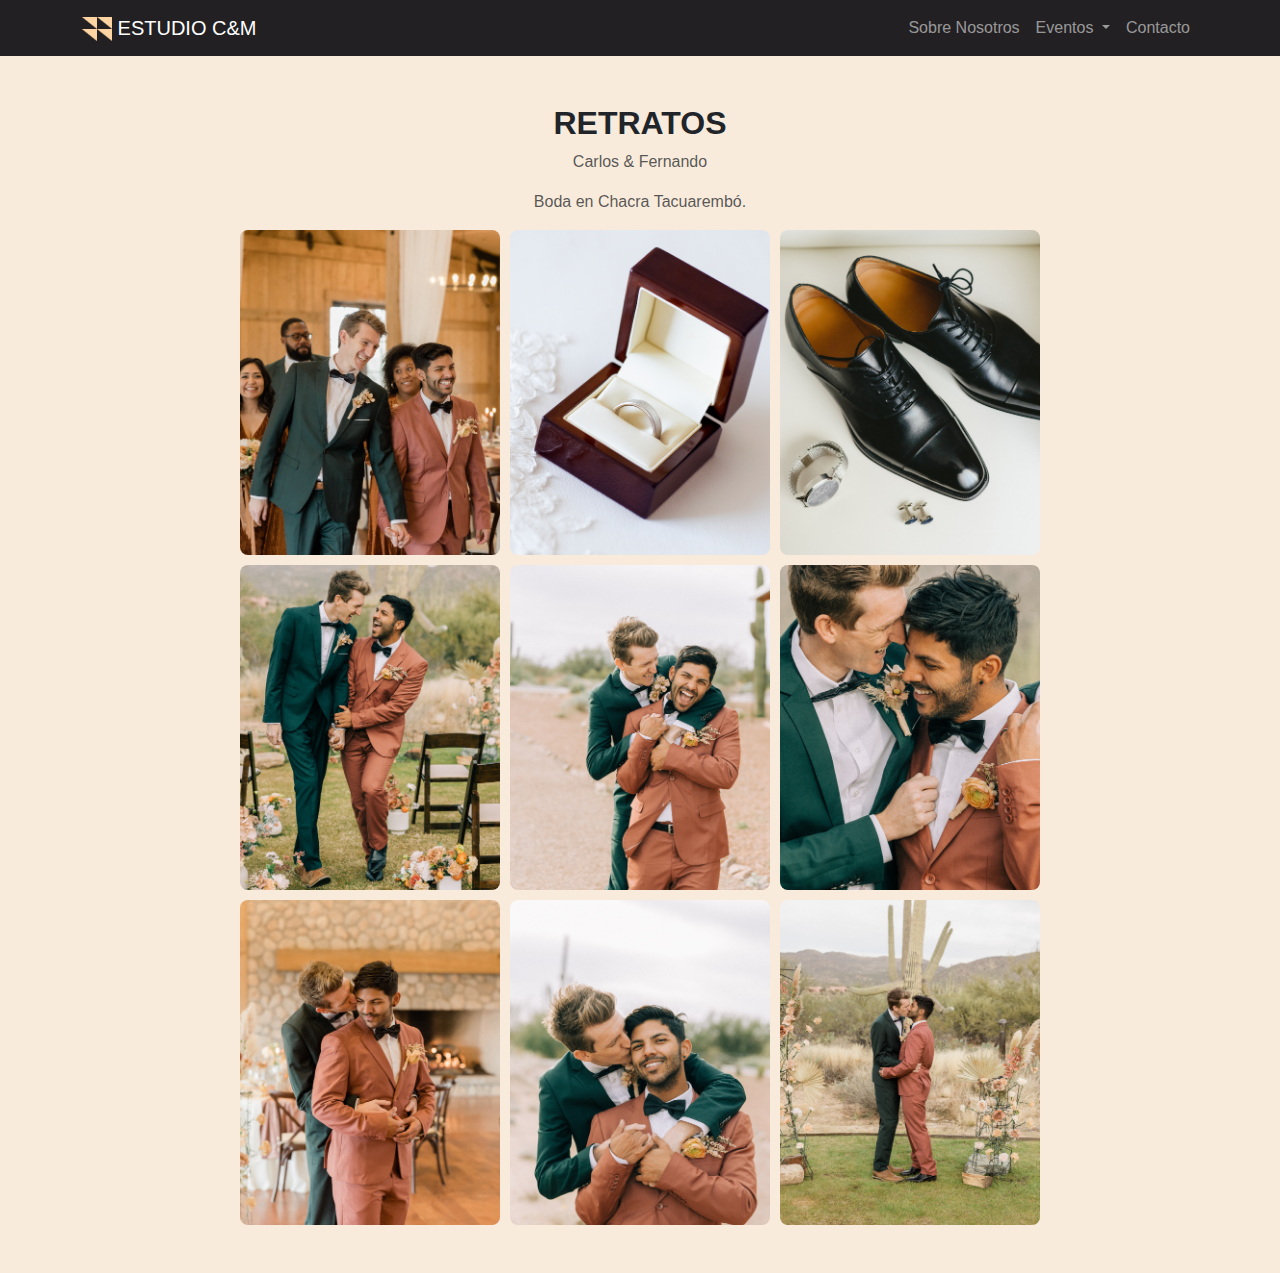
<file: boda1.html>
<!DOCTYPE html>
<html lang="es">
<head>
    <meta charset="UTF-8">
    <meta name="viewport" content="width=device-width, initial-scale=1.0">
    <title>Galería - Bootstrap 5.3</title>
    <link rel="stylesheet" href="https://cdn.jsdelivr.net/npm/bootstrap@5.3.2/dist/css/bootstrap.min.css">
    <link rel="stylesheet" href="style.css">
</head>
<body>
    <!-- Barra de navegación -->
    <nav class="navbar navbar-expand-lg navbar-dark bg-dark">
        <div class="container">
          <a class="navbar-brand" href="index.html">
            <img src="./img/logo-c&mestudio.png" alt="Logo" width="30" height="24" class="d-inline-block align-text-top">
            ESTUDIO C&M
          </a>
          <button class="navbar-toggler" type="button" data-bs-toggle="collapse" data-bs-target="#navbarNav">
            <span class="navbar-toggler-icon"></span>
        </button>
        <div class="collapse navbar-collapse" id="navbarNav">
            <ul class="navbar-nav ms-auto">
                <li class="nav-item"><a class="nav-link" href="index.html#acerca">Sobre Nosotros</a></li>
                <li class="nav-item dropdown">
                    <a class="nav-link dropdown-toggle" href="#" role="button" data-bs-toggle="dropdown" aria-expanded="false">
                      Eventos
                    </a>
                    <ul class="dropdown-menu">
                      <li><a class="dropdown-item" href="index.html#bodas">Bodas</a></li>
                      <li><a class="dropdown-item" href="index.html#compromisos">Compromisos</a></li>
                    </ul>
                  </li>
                <li class="nav-item"><a class="nav-link" href="index.html#contacto">Contacto</a></li>
            </ul>
        </div>
        </div>
      </nav>

    <!-- Seccion titulo -->
    <section class="container text-center py-5">
        <h2 class="fw-bold">RETRATOS</h2>
        <p class="text-muted">Carlos & Fernando</p>
        <p class="text-muted">Boda en Chacra Tacuarembó.</p>

    <!-- Galería de imágenes -->
    <div class="gallery">
        <a href="#img1"><img src="img/boda1retratos/7.png" alt="Imagen 1"></a>
        <a href="#img2"><img src="img/boda1retratos/8.png" alt="Imagen 2"></a>
        <a href="#img3"><img src="img/boda1retratos/9.png" alt="Imagen 3"></a>
        <a href="#img4"><img src="img/boda1retratos/1.png" alt="Imagen 4"></a>
        <a href="#img5"><img src="img/boda1retratos/10.png" alt="Imagen 5"></a>
        <a href="#img6"><img src="img/boda1retratos/11.png" alt="Imagen 6"></a>
        <a href="#img7"><img src="img/boda1retratos/12.png" alt="Imagen 7"></a>
        <a href="#img8"><img src="img/boda1retratos/13.png" alt="Imagen 8"></a>
        <a href="#img9"><img src="img/boda1retratos/14.png" alt="Imagen 9"></a>
    </div>
</section>


    <!-- Modal de imágenes -->
    <div id="img1" class="modal">
        <a href="#" class="prev"></a>
        <img src="img/boda1retratos/7.png" alt="Imagen 1">
        <a href="#img2" class="next">&#10095;</a>
        <a href="#" class="close">&times;</a>
    </div>

    <div id="img2" class="modal">
        <a href="#img1" class="prev">&#10094;</a>
        <img src="img/boda1retratos/8.png" alt="Imagen 2">
        <a href="#img3" class="next">&#10095;</a>
        <a href="#" class="close">&times;</a>
    </div>

    <div id="img3" class="modal">
        <a href="#img2" class="prev">&#10094;</a>
        <img src="img/boda1retratos/9.png" alt="Imagen 3">
        <a href="#img4" class="next">&#10095;</a>
        <a href="#" class="close">&times;</a>
    </div>

    <div id="img4" class="modal">
        <a href="#img3" class="prev">&#10094;</a>
        <img src="img/boda1retratos/1.png" alt="Imagen 4">
        <a href="#img5" class="next">&#10095;</a>
        <a href="#" class="close">&times;</a>
    </div>

    <div id="img5" class="modal">
        <a href="#img4" class="prev">&#10094;</a>
        <img src="img/boda1retratos/10.png" alt="Imagen 5">
        <a href="#img6" class="next">&#10095;</a>
        <a href="#" class="close">&times;</a>
    </div>

    <div id="img6" class="modal">
        <a href="#img5" class="prev">&#10094;</a>
        <img src="img/boda1retratos/11.png" alt="Imagen 6">
        <a href="#img7" class="next">&#10095;</a>
        <a href="#" class="close">&times;</a>
    </div>

    <div id="img7" class="modal">
        <a href="#img6" class="prev">&#10094;</a>
        <img src="img/boda1retratos/12.png" alt="Imagen 7">
        <a href="#img8" class="next">&#10095;</a>
        <a href="#" class="close">&times;</a>
    </div>

    <div id="img8" class="modal">
        <a href="#img7" class="prev">&#10094;</a>
        <img src="img/boda1retratos/13.png" alt="Imagen 8">
        <a href="#img9" class="next">&#10095;</a>
        <a href="#" class="close">&times;</a>
    </div>

    <div id="img9" class="modal">
        <a href="#img8" class="prev">&#10094;</a>
        <img src="img/boda1retratos/14.png" alt="Imagen 9">
        <a href="#" class="next">&#10095;</a>
        <a href="#" class="close">&times;</a>
    </div>

    <script src="https://cdn.jsdelivr.net/npm/bootstrap@5.3.0/dist/js/bootstrap.bundle.min.js"></script>
</body>
</html>
</file>
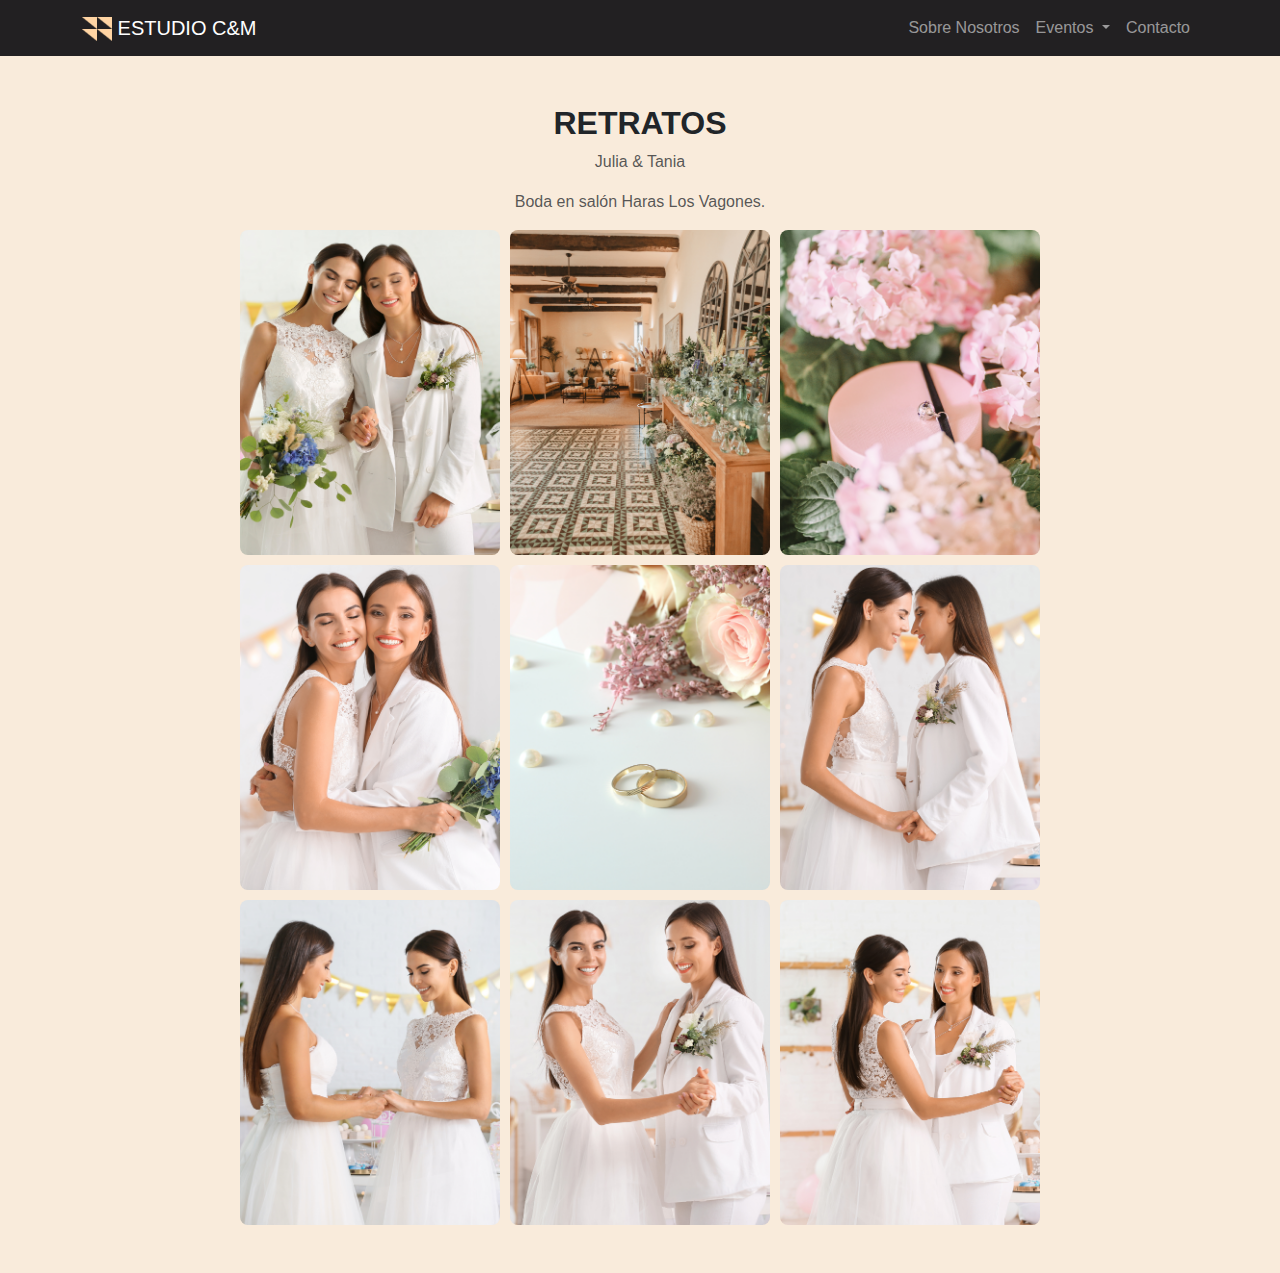
<file: boda2.html>
<!DOCTYPE html>
<html lang="es">
<head>
    <meta charset="UTF-8">
    <meta name="viewport" content="width=device-width, initial-scale=1.0">
    <title>Galería - Bootstrap 5.3</title>
    <link rel="stylesheet" href="https://cdn.jsdelivr.net/npm/bootstrap@5.3.2/dist/css/bootstrap.min.css">
    <link rel="stylesheet" href="style.css">
</head>
<body>
    <!-- Barra de navegación -->
    <nav class="navbar navbar-expand-lg navbar-dark bg-dark">
        <div class="container">
          <a class="navbar-brand" href="./index.html">
            <img src="./img/logo-c&mestudio.png" alt="Logo" width="30" height="24" class="d-inline-block align-text-top">
            ESTUDIO C&M
          </a>
          <button class="navbar-toggler" type="button" data-bs-toggle="collapse" data-bs-target="#navbarNav">
            <span class="navbar-toggler-icon"></span>
        </button>
        <div class="collapse navbar-collapse" id="navbarNav">
            <ul class="navbar-nav ms-auto">
                <li class="nav-item"><a class="nav-link" href="index.html#acerca">Sobre Nosotros</a></li>
                <li class="nav-item dropdown">
                    <a class="nav-link dropdown-toggle" href="#" role="button" data-bs-toggle="dropdown" aria-expanded="false">
                      Eventos
                    </a>
                    <ul class="dropdown-menu">
                      <li><a class="dropdown-item" href="index.html#bodas">Bodas</a></li>
                      <li><a class="dropdown-item" href="index.html#compromisos">Compromisos</a></li>
                    </ul>
                  </li>
                <li class="nav-item"><a class="nav-link" href="index.html#contacto">Contacto</a></li>
            </ul>
        </div>
        </div>
      </nav>

    <!-- Seccion titulo -->
    <section class="container text-center py-5">
        <h2 class="fw-bold">RETRATOS</h2>
        <p class="text-muted">Julia & Tania</p>
        <p class="text-muted">Boda en salón Haras Los Vagones.</p>

    <!-- Galería de imágenes -->
    <div class="gallery">
        <a href="#img1"><img src="img/boda2retratos/26.png" alt="Imagen 1"></a>
        <a href="#img2"><img src="img/boda2retratos/27.png" alt="Imagen 2"></a>
        <a href="#img3"><img src="img/boda2retratos/28.png" alt="Imagen 3"></a>
        <a href="#img4"><img src="img/boda2retratos/29.png" alt="Imagen 4"></a>
        <a href="#img5"><img src="img/boda2retratos/30.png" alt="Imagen 5"></a>
        <a href="#img6"><img src="img/boda2retratos/31.png" alt="Imagen 6"></a>
        <a href="#img7"><img src="img/boda2retratos/32.png" alt="Imagen 7"></a>
        <a href="#img8"><img src="img/boda2retratos/33.png" alt="Imagen 8"></a>
        <a href="#img9"><img src="img/boda2retratos/34.png" alt="Imagen 9"></a>
    </div>
</section>


    <!-- Modal de imágenes -->
    <div id="img1" class="modal">
        <a href="#" class="prev"></a>
        <img src="img/boda2retratos/26.png" alt="Imagen 1">
        <a href="#img2" class="next">&#10095;</a>
        <a href="#" class="close">&times;</a>
    </div>

    <div id="img2" class="modal">
        <a href="#img1" class="prev">&#10094;</a>
        <img src="img/boda2retratos/27.png" alt="Imagen 2">
        <a href="#img3" class="next">&#10095;</a>
        <a href="#" class="close">&times;</a>
    </div>

    <div id="img3" class="modal">
        <a href="#img2" class="prev">&#10094;</a>
        <img src="img/boda2retratos/28.png" alt="Imagen 3">
        <a href="#img4" class="next">&#10095;</a>
        <a href="#" class="close">&times;</a>
    </div>

    <div id="img4" class="modal">
        <a href="#img3" class="prev">&#10094;</a>
        <img src="img/boda2retratos/29.png" alt="Imagen 4">
        <a href="#img5" class="next">&#10095;</a>
        <a href="#" class="close">&times;</a>
    </div>

    <div id="img5" class="modal">
        <a href="#img4" class="prev">&#10094;</a>
        <img src="img/boda2retratos/30.png" alt="Imagen 5">
        <a href="#img6" class="next">&#10095;</a>
        <a href="#" class="close">&times;</a>
    </div>

    <div id="img6" class="modal">
        <a href="#img5" class="prev">&#10094;</a>
        <img src="img/boda2retratos/31.png" alt="Imagen 6">
        <a href="#img7" class="next">&#10095;</a>
        <a href="#" class="close">&times;</a>
    </div>

    <div id="img7" class="modal">
        <a href="#img6" class="prev">&#10094;</a>
        <img src="img/boda2retratos/32.png" alt="Imagen 7">
        <a href="#img8" class="next">&#10095;</a>
        <a href="#" class="close">&times;</a>
    </div>

    <div id="img8" class="modal">
        <a href="#img7" class="prev">&#10094;</a>
        <img src="img/boda2retratos/33.png" alt="Imagen 8">
        <a href="#img9" class="next">&#10095;</a>
        <a href="#" class="close">&times;</a>
    </div>

    <div id="img9" class="modal">
        <a href="#img8" class="prev">&#10094;</a>
        <img src="img/boda2retratos/34.png" alt="Imagen 9">
        <a href="#" class="next">&#10095;</a>
        <a href="#" class="close">&times;</a>
    </div>

    <script src="https://cdn.jsdelivr.net/npm/bootstrap@5.3.0/dist/js/bootstrap.bundle.min.js"></script>
</body>
</html>
</file>
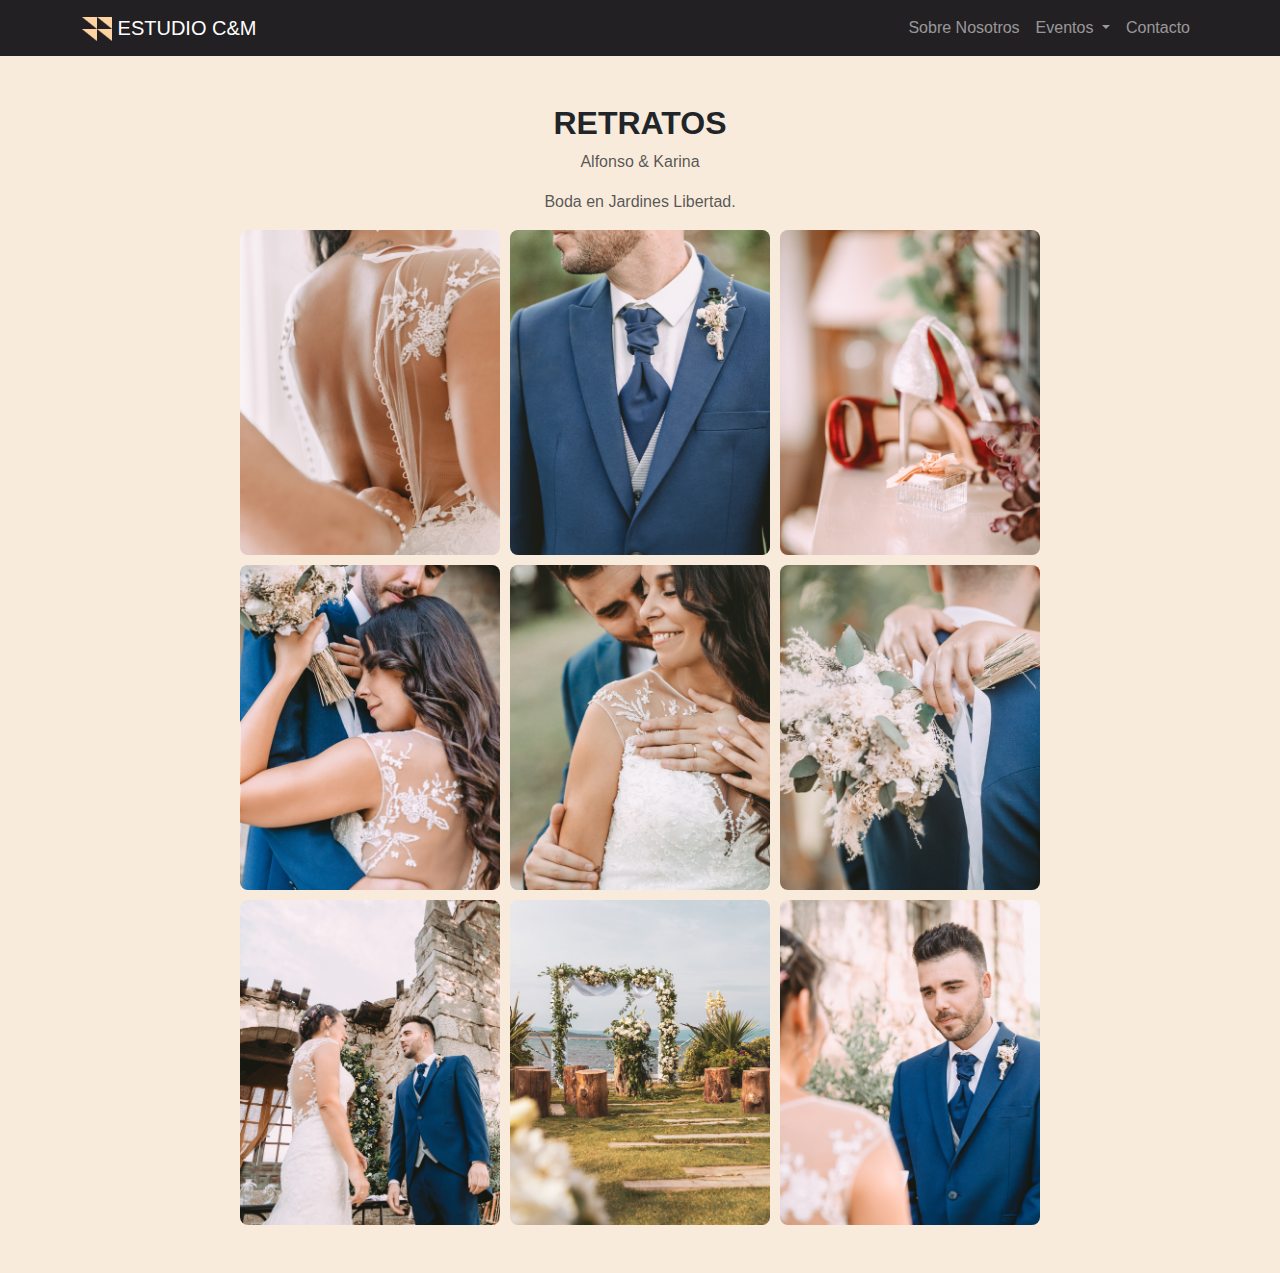
<file: boda3.html>
<!DOCTYPE html>
<html lang="es">
<head>
    <meta charset="UTF-8">
    <meta name="viewport" content="width=device-width, initial-scale=1.0">
    <title>Galería - Bootstrap 5.3</title>
    <link rel="stylesheet" href="https://cdn.jsdelivr.net/npm/bootstrap@5.3.2/dist/css/bootstrap.min.css">
    <link rel="stylesheet" href="style.css">
</head>
<body>
    <!-- Barra de navegación -->
    <nav class="navbar navbar-expand-lg navbar-dark bg-dark">
        <div class="container">
          <a class="navbar-brand" href="index.html">
            <img src="img/logo-c&mestudio.png" alt="Logo" width="30" height="24" class="d-inline-block align-text-top">
            ESTUDIO C&M
          </a>
          <button class="navbar-toggler" type="button" data-bs-toggle="collapse" data-bs-target="#navbarNav">
            <span class="navbar-toggler-icon"></span>
        </button>
        <div class="collapse navbar-collapse" id="navbarNav">
            <ul class="navbar-nav ms-auto">
                <li class="nav-item"><a class="nav-link" href="index.html#acerca">Sobre Nosotros</a></li>
                <li class="nav-item dropdown">
                    <a class="nav-link dropdown-toggle" href="#" role="button" data-bs-toggle="dropdown" aria-expanded="false">
                      Eventos
                    </a>
                    <ul class="dropdown-menu">
                      <li><a class="dropdown-item" href="index.html#bodas">Bodas</a></li>
                      <li><a class="dropdown-item" href="index.html#compromisos">Compromisos</a></li>
                    </ul>
                  </li>
                <li class="nav-item"><a class="nav-link" href="index.html#contacto">Contacto</a></li>
            </ul>
        </div>
        </div>
      </nav>

    <!-- Seccion titulo -->
    <section class="container text-center py-5">
        <h2 class="fw-bold">RETRATOS</h2>
        <p class="text-muted">Alfonso & Karina</p>
        <p class="text-muted">Boda en Jardines Libertad.</p>

    <!-- Galería de imágenes -->
    <div class="gallery">
        <a href="#img1"><img src="img/boda3retratos/34.png" alt="Imagen 1"></a>
        <a href="#img2"><img src="img/boda3retratos/35.png" alt="Imagen 2"></a>
        <a href="#img3"><img src="img/boda3retratos/36.png" alt="Imagen 3"></a>
        <a href="#img4"><img src="img/boda3retratos/37.png" alt="Imagen 4"></a>
        <a href="#img5"><img src="img/boda3retratos/38.png" alt="Imagen 5"></a>
        <a href="#img6"><img src="img/boda3retratos/39.png" alt="Imagen 6"></a>
        <a href="#img7"><img src="img/boda3retratos/40.png" alt="Imagen 7"></a>
        <a href="#img8"><img src="img/boda3retratos/41.png" alt="Imagen 8"></a>
        <a href="#img9"><img src="img/boda3retratos/42.png" alt="Imagen 9"></a>
    </div>
</section>


    <!-- Modal de imágenes -->
    <div id="img1" class="modal">
        <a href="#" class="prev"></a>
        <img src="img/boda3retratos/34.png" alt="Imagen 1">
        <a href="#img2" class="next">&#10095;</a>
        <a href="#" class="close">&times;</a>
    </div>

    <div id="img2" class="modal">
        <a href="#img1" class="prev">&#10094;</a>
        <img src="img/boda3retratos/35.png" alt="Imagen 2">
        <a href="#img3" class="next">&#10095;</a>
        <a href="#" class="close">&times;</a>
    </div>

    <div id="img3" class="modal">
        <a href="#img2" class="prev">&#10094;</a>
        <img src="img/boda3retratos/36.png" alt="Imagen 3">
        <a href="#img4" class="next">&#10095;</a>
        <a href="#" class="close">&times;</a>
    </div>

    <div id="img4" class="modal">
        <a href="#img3" class="prev">&#10094;</a>
        <img src="img/boda3retratos/37.png" alt="Imagen 4">
        <a href="#img5" class="next">&#10095;</a>
        <a href="#" class="close">&times;</a>
    </div>

    <div id="img5" class="modal">
        <a href="#img4" class="prev">&#10094;</a>
        <img src="img/boda3retratos/38.png" alt="Imagen 5">
        <a href="#img6" class="next">&#10095;</a>
        <a href="#" class="close">&times;</a>
    </div>

    <div id="img6" class="modal">
        <a href="#img5" class="prev">&#10094;</a>
        <img src="img/boda3retratos/39.png" alt="Imagen 6">
        <a href="#img7" class="next">&#10095;</a>
        <a href="#" class="close">&times;</a>
    </div>

    <div id="img7" class="modal">
        <a href="#img6" class="prev">&#10094;</a>
        <img src="img/boda3retratos/40.png" alt="Imagen 7">
        <a href="#img8" class="next">&#10095;</a>
        <a href="#" class="close">&times;</a>
    </div>

    <div id="img8" class="modal">
        <a href="#img7" class="prev">&#10094;</a>
        <img src="img/boda3retratos/41.png" alt="Imagen 8">
        <a href="#img9" class="next">&#10095;</a>
        <a href="#" class="close">&times;</a>
    </div>

    <div id="img9" class="modal">
        <a href="#img8" class="prev">&#10094;</a>
        <img src="img/boda3retratos/42.png" alt="Imagen 9">
        <a href="#" class="next">&#10095;</a>
        <a href="#" class="close">&times;</a>
    </div>

    <script src="https://cdn.jsdelivr.net/npm/bootstrap@5.3.0/dist/js/bootstrap.bundle.min.js"></script>
</body>
</html>
</file>
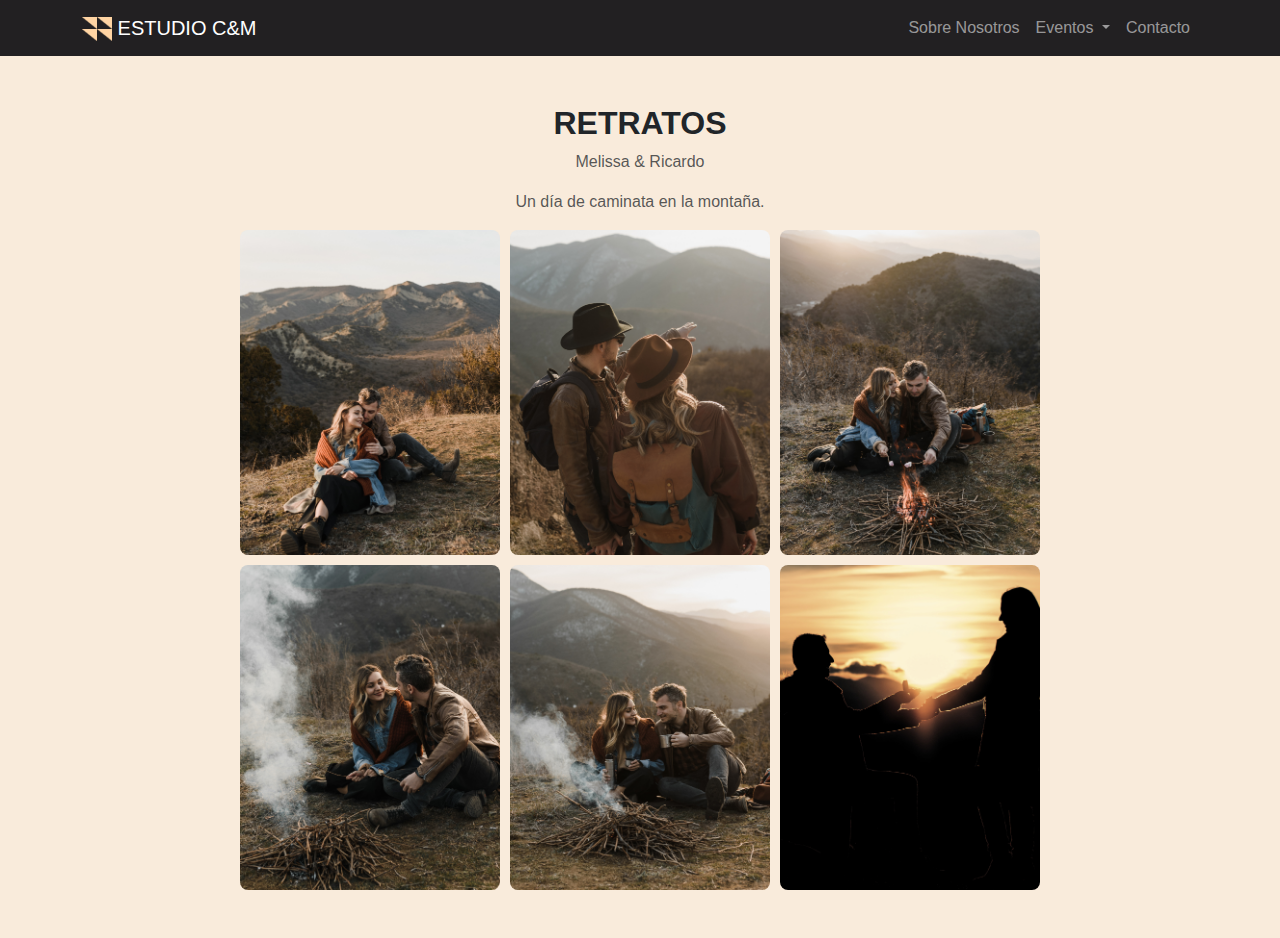
<file: compromiso1.html>
<!DOCTYPE html>
<html lang="es">
<head>
    <meta charset="UTF-8">
    <meta name="viewport" content="width=device-width, initial-scale=1.0">
    <title>Galería - Bootstrap 5.3</title>
    <link rel="stylesheet" href="https://cdn.jsdelivr.net/npm/bootstrap@5.3.2/dist/css/bootstrap.min.css">
    <link rel="stylesheet" href="style.css">
</head>
<body>
    <!-- Barra de navegación -->
    <nav class="navbar navbar-expand-lg navbar-dark bg-dark">
        <div class="container">
          <a class="navbar-brand" href="index.html">
            <img src="img/logo-c&mestudio.png" alt="Logo" width="30" height="24" class="d-inline-block align-text-top">
            ESTUDIO C&M
          </a>
          <button class="navbar-toggler" type="button" data-bs-toggle="collapse" data-bs-target="#navbarNav">
            <span class="navbar-toggler-icon"></span>
        </button>
        <div class="collapse navbar-collapse" id="navbarNav">
            <ul class="navbar-nav ms-auto">
                <li class="nav-item"><a class="nav-link" href="index.html#acerca">Sobre Nosotros</a></li>
                <li class="nav-item dropdown">
                    <a class="nav-link dropdown-toggle" href="#" role="button" data-bs-toggle="dropdown" aria-expanded="false">
                      Eventos
                    </a>
                    <ul class="dropdown-menu">
                      <li><a class="dropdown-item" href="index.html#bodas">Bodas</a></li>
                      <li><a class="dropdown-item" href="index.html#compromisos">Compromisos</a></li>
                    </ul>
                  </li>
                <li class="nav-item"><a class="nav-link" href="index.html#contacto">Contacto</a></li>
            </ul>
        </div>
        </div>
      </nav>

    <!-- Seccion titulo -->
    <section class="container text-center py-5">
            <h2 class="fw-bold">RETRATOS</h2>
            <p class="text-muted">Melissa & Ricardo</p>
            <p class="text-muted">Un día de caminata en la montaña.</p>

        <!-- Galería de imágenes -->
        <div class="gallery">
            <a href="#img1"><img src="img/compromiso1retratos/1.png" alt="Imagen 1"></a>
            <a href="#img2"><img src="img/compromiso1retratos/2.png" alt="Imagen 2"></a>
            <a href="#img3"><img src="img/compromiso1retratos/3.png" alt="Imagen 3"></a>
            <a href="#img4"><img src="img/compromiso1retratos/4.png" alt="Imagen 4"></a>
            <a href="#img5"><img src="img/compromiso1retratos/6.png" alt="Imagen 5"></a>
            <a href="#img6"><img src="img/compromiso1retratos/5.png" alt="Imagen 6"></a>
        </div>
    </section>


    <!-- Modal de imágenes -->
    <div id="img1" class="modal">
        <a href="#" class="prev"></a>
        <img src="img/compromiso1retratos/1.png" alt="Imagen 1">
        <a href="#img2" class="next">&#10095;</a>
        <a href="#" class="close">&times;</a>
    </div>

    <div id="img2" class="modal">
        <a href="#img1" class="prev">&#10094;</a>
        <img src="img/compromiso1retratos/2.png" alt="Imagen 2">
        <a href="#img3" class="next">&#10095;</a>
        <a href="#" class="close">&times;</a>
    </div>

    <div id="img3" class="modal">
        <a href="#img2" class="prev">&#10094;</a>
        <img src="img/compromiso1retratos/3.png" alt="Imagen 3">
        <a href="#img4" class="next">&#10095;</a>
        <a href="#" class="close">&times;</a>
    </div>

    <div id="img4" class="modal">
        <a href="#img3" class="prev">&#10094;</a>
        <img src="img/compromiso1retratos/4.png" alt="Imagen 4">
        <a href="#img5" class="next">&#10095;</a>
        <a href="#" class="close">&times;</a>
    </div>

    <div id="img5" class="modal">
        <a href="#img4" class="prev">&#10094;</a>
        <img src="img/compromiso1retratos/6.png" alt="Imagen 5">
        <a href="#img6" class="next">&#10095;</a>
        <a href="#" class="close">&times;</a>
    </div>

    <div id="img6" class="modal">
        <a href="#img5" class="prev">&#10094;</a>
        <img src="img/compromiso1retratos/5.png" alt="Imagen 6">
        <a href="#" class="next">&#10095;</a>
        <a href="#" class="close">&times;</a>
    </div>



    <script src="https://cdn.jsdelivr.net/npm/bootstrap@5.3.0/dist/js/bootstrap.bundle.min.js"></script>
</body>
</html>
</file>
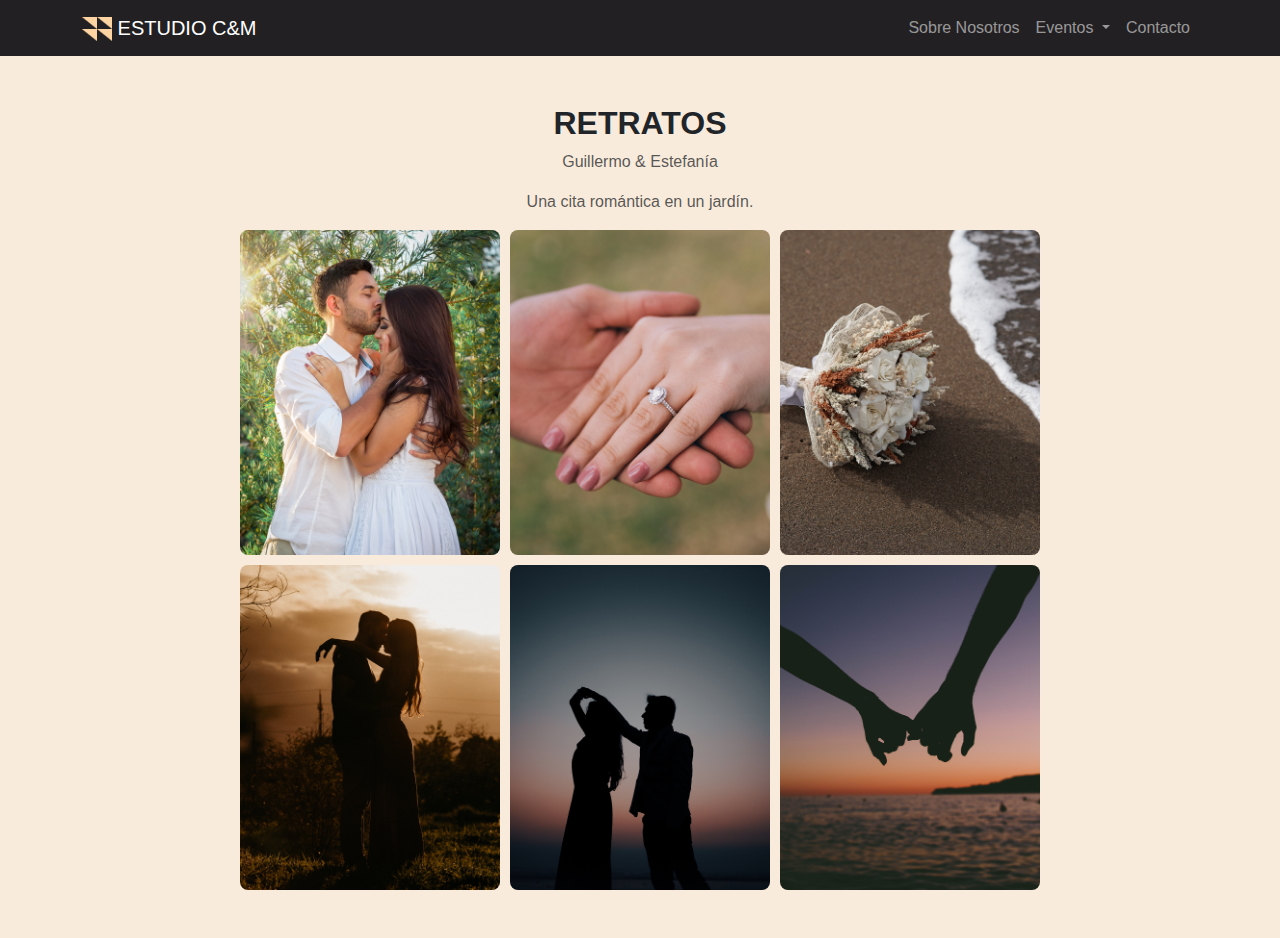
<file: compromiso2.html>
<!DOCTYPE html>
<html lang="es">
<head>
    <meta charset="UTF-8">
    <meta name="viewport" content="width=device-width, initial-scale=1.0">
    <title>Galería - Bootstrap 5.3</title>
    <link rel="stylesheet" href="https://cdn.jsdelivr.net/npm/bootstrap@5.3.2/dist/css/bootstrap.min.css">
    <link rel="stylesheet" href="style.css">
</head>
<body>
    <!-- Barra de navegación -->
    <nav class="navbar navbar-expand-lg navbar-dark bg-dark">
        <div class="container">
          <a class="navbar-brand" href="index.html">
            <img src="img/logo-c&mestudio.png" alt="Logo" width="30" height="24" class="d-inline-block align-text-top">
            ESTUDIO C&M
          </a>
          <button class="navbar-toggler" type="button" data-bs-toggle="collapse" data-bs-target="#navbarNav">
            <span class="navbar-toggler-icon"></span>
        </button>
        <div class="collapse navbar-collapse" id="navbarNav">
            <ul class="navbar-nav ms-auto">
                <li class="nav-item"><a class="nav-link" href="index.html#acerca">Sobre Nosotros</a></li>
                <li class="nav-item dropdown">
                    <a class="nav-link dropdown-toggle" href="#" role="button" data-bs-toggle="dropdown" aria-expanded="false">
                      Eventos
                    </a>
                    <ul class="dropdown-menu">
                      <li><a class="dropdown-item" href="index.html#bodas">Bodas</a></li>
                      <li><a class="dropdown-item" href="index.html#compromisos">Compromisos</a></li>
                    </ul>
                  </li>
                <li class="nav-item"><a class="nav-link" href="index.html#contacto">Contacto</a></li>
            </ul>
        </div>
        </div>
      </nav>

    <!-- Seccion titulo -->
    <section class="container text-center py-5">
            <h2 class="fw-bold">RETRATOS</h2>
            <p class="text-muted">Guillermo & Estefanía</p>
            <p class="text-muted">Una cita romántica en un jardín.</p>

        <!-- Galería de imágenes -->
        <div class="gallery">
            <a href="#img1"><img src="img/compromiso2retratos/13.png" alt="Imagen 1"></a>
            <a href="#img2"><img src="img/compromiso2retratos/14.png" alt="Imagen 2"></a>
            <a href="#img3"><img src="img/compromiso2retratos/15.png" alt="Imagen 3"></a>
            <a href="#img4"><img src="img/compromiso2retratos/16.png" alt="Imagen 4"></a>
            <a href="#img5"><img src="img/compromiso2retratos/17.png" alt="Imagen 5"></a>
            <a href="#img6"><img src="img/compromiso2retratos/18.png" alt="Imagen 6"></a>
        </div>
    </section>


    <!-- Modal de imágenes -->
    <div id="img1" class="modal">
        <a href="#" class="prev"></a>
        <img src="img/compromiso2retratos/13.png" alt="Imagen 1">
        <a href="#img2" class="next">&#10095;</a>
        <a href="#" class="close">&times;</a>
    </div>

    <div id="img2" class="modal">
        <a href="#img1" class="prev">&#10094;</a>
        <img src="img/compromiso2retratos/14.png" alt="Imagen 2">
        <a href="#img3" class="next">&#10095;</a>
        <a href="#" class="close">&times;</a>
    </div>

    <div id="img3" class="modal">
        <a href="#img2" class="prev">&#10094;</a>
        <img src="img/compromiso2retratos/15.png" alt="Imagen 3">
        <a href="#img4" class="next">&#10095;</a>
        <a href="#" class="close">&times;</a>
    </div>

    <div id="img4" class="modal">
        <a href="#img3" class="prev">&#10094;</a>
        <img src="img/compromiso2retratos/16.png" alt="Imagen 4">
        <a href="#img5" class="next">&#10095;</a>
        <a href="#" class="close">&times;</a>
    </div>

    <div id="img5" class="modal">
        <a href="#img4" class="prev">&#10094;</a>
        <img src="img/compromiso2retratos/17.png" alt="Imagen 5">
        <a href="#img6" class="next">&#10095;</a>
        <a href="#" class="close">&times;</a>
    </div>

    <div id="img6" class="modal">
        <a href="#img5" class="prev">&#10094;</a>
        <img src="img/compromiso2retratos/18.png" alt="Imagen 6">
        <a href="#" class="next">&#10095;</a>
        <a href="#" class="close">&times;</a>
    </div>

    <script src="https://cdn.jsdelivr.net/npm/bootstrap@5.3.0/dist/js/bootstrap.bundle.min.js"></script>
</body>
</html>
</file>
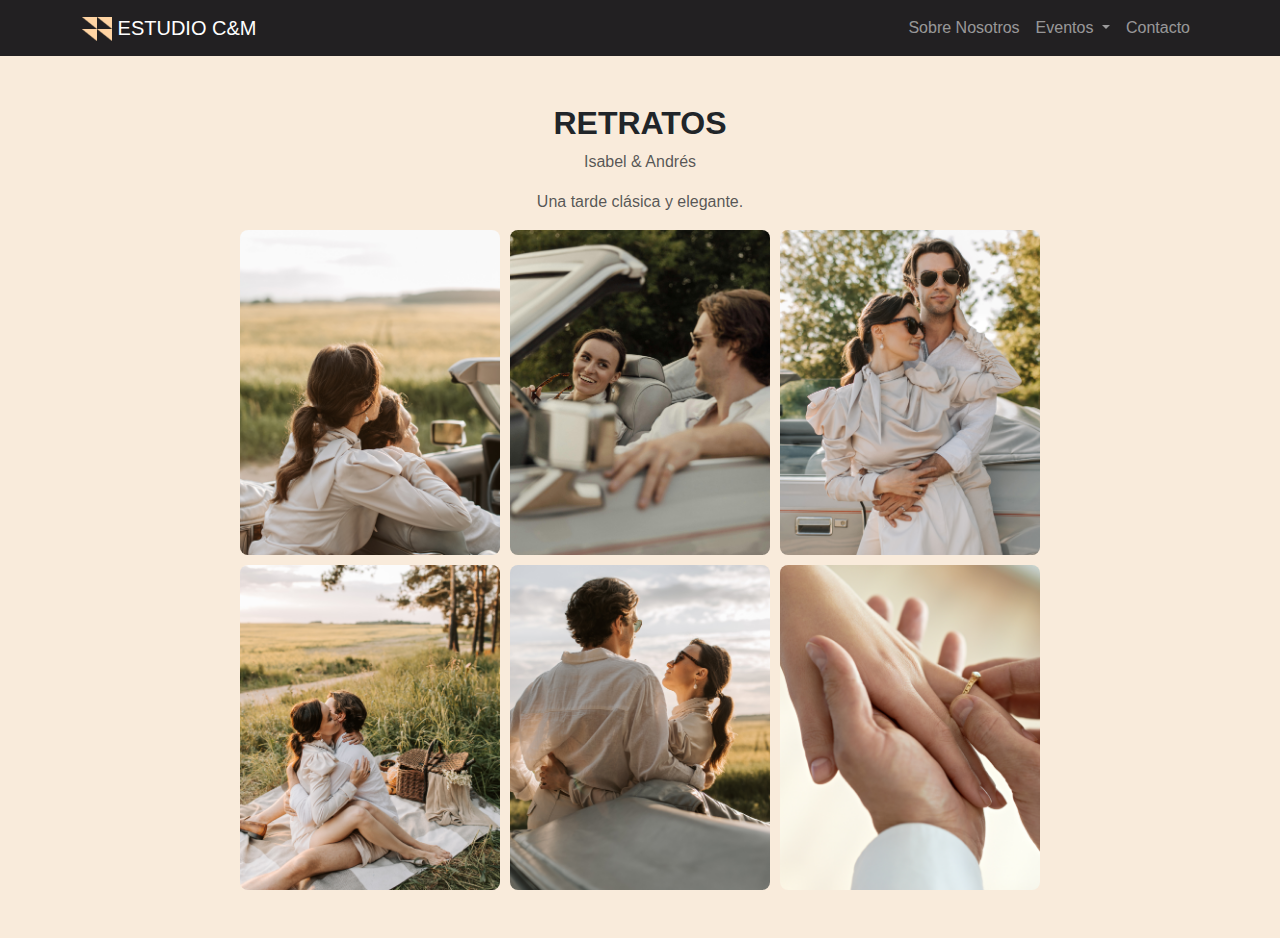
<file: compromiso3.html>
<!DOCTYPE html>
<html lang="es">
<head>
    <meta charset="UTF-8">
    <meta name="viewport" content="width=device-width, initial-scale=1.0">
    <title>Galería - Bootstrap 5.3</title>
    <link rel="stylesheet" href="https://cdn.jsdelivr.net/npm/bootstrap@5.3.2/dist/css/bootstrap.min.css">
    <link rel="stylesheet" href="style.css">
</head>
<body>
    <!-- Barra de navegación -->
    <nav class="navbar navbar-expand-lg navbar-dark bg-dark">
        <div class="container">
          <a class="navbar-brand" href="index.html">
            <img src="img/logo-c&mestudio.png" alt="Logo" width="30" height="24" class="d-inline-block align-text-top">
            ESTUDIO C&M
          </a>
          <button class="navbar-toggler" type="button" data-bs-toggle="collapse" data-bs-target="#navbarNav">
            <span class="navbar-toggler-icon"></span>
        </button>
        <div class="collapse navbar-collapse" id="navbarNav">
            <ul class="navbar-nav ms-auto">
                <li class="nav-item"><a class="nav-link" href="index.html#acerca">Sobre Nosotros</a></li>
                <li class="nav-item dropdown">
                    <a class="nav-link dropdown-toggle" href="#" role="button" data-bs-toggle="dropdown" aria-expanded="false">
                      Eventos
                    </a>
                    <ul class="dropdown-menu">
                      <li><a class="dropdown-item" href="index.html#bodas">Bodas</a></li>
                      <li><a class="dropdown-item" href="index.html#compromisos">Compromisos</a></li>
                    </ul>
                  </li>
                <li class="nav-item"><a class="nav-link" href="index.html#contacto">Contacto</a></li>
            </ul>
        </div>
        </div>
      </nav>

    <!-- Seccion titulo -->
    <section class="container text-center py-5">
            <h2 class="fw-bold">RETRATOS</h2>
            <p class="text-muted">Isabel & Andrés</p>
            <p class="text-muted">Una tarde clásica y elegante.</p>

        <!-- Galería de imágenes -->
        <div class="gallery">
            <a href="#img1"><img src="img/compromiso3retratos/7.png" alt="Imagen 1"></a>
            <a href="#img2"><img src="img/compromiso3retratos/8.png" alt="Imagen 2"></a>
            <a href="#img3"><img src="img/compromiso3retratos/9.png" alt="Imagen 3"></a>
            <a href="#img4"><img src="img/compromiso3retratos/10.png" alt="Imagen 4"></a>
            <a href="#img5"><img src="img/compromiso3retratos/11.png" alt="Imagen 5"></a>
            <a href="#img6"><img src="img/compromiso3retratos/12.png" alt="Imagen 6"></a>
        </div>
    </section>


    <!-- Modal de imágenes -->
    <div id="img1" class="modal">
        <a href="#" class="prev"></a>
        <img src="img/compromiso3retratos/7.png" alt="Imagen 1">
        <a href="#img2" class="next">&#10095;</a>
        <a href="#" class="close">&times;</a>
    </div>

    <div id="img2" class="modal">
        <a href="#img1" class="prev">&#10094;</a>
        <img src="img/compromiso3retratos/8.png" alt="Imagen 2">
        <a href="#img3" class="next">&#10095;</a>
        <a href="#" class="close">&times;</a>
    </div>

    <div id="img3" class="modal">
        <a href="#img2" class="prev">&#10094;</a>
        <img src="img/compromiso3retratos/9.png" alt="Imagen 3">
        <a href="#img4" class="next">&#10095;</a>
        <a href="#" class="close">&times;</a>
    </div>

    <div id="img4" class="modal">
        <a href="#img3" class="prev">&#10094;</a>
        <img src="img/compromiso3retratos/10.png" alt="Imagen 4">
        <a href="#img5" class="next">&#10095;</a>
        <a href="#" class="close">&times;</a>
    </div>

    <div id="img5" class="modal">
        <a href="#img4" class="prev">&#10094;</a>
        <img src="img/compromiso3retratos/11.png" alt="Imagen 5">
        <a href="#img6" class="next">&#10095;</a>
        <a href="#" class="close">&times;</a>
    </div>

    <div id="img6" class="modal">
        <a href="#img5" class="prev">&#10094;</a>
        <img src="img/compromiso3retratos/12.png" alt="Imagen 6">
        <a href="#" class="next">&#10095;</a>
        <a href="#" class="close">&times;</a>
    </div>
    <script src="https://cdn.jsdelivr.net/npm/bootstrap@5.3.0/dist/js/bootstrap.bundle.min.js"></script>
</body>
</html>
</file>
<file: style.css>
/* estilos generales */
body {
    font-family: 'Arial', sans-serif;
    background-color: #f9ebdb; 
}

/*color de barra de navegación*/
.bg-dark {
    background-color: #222022 !important;
}

/*desplazamiento suave hasta la sección correspondiente*/
html {
    scroll-behavior: smooth;
}

/* Sección Principal */
.hero {
    background: url('img/portada.png') no-repeat center/cover;
    height: 90vh;
    display: flex;
    align-items: center;
    justify-content: left;
    text-align: left;
    position: relative;
}

.hero::before {
    content: "";
    position: absolute;
    top: 0;
    left: 0;
    width: 100%;
    height: 100%;
    background: rgba(0, 0, 0, 0.5);
}

.hero .container {
    position: relative;
    z-index: 2;
}

.hero h1 {
    font-size: 3rem;
    font-weight: bold;
    text-shadow: 2px 2px 5px rgba(0,0,0,0.5);
}

.hero p {
    font-size: 1.5rem;
    text-shadow: 2px 2px 5px rgba(0,0,0,0.5);
}

.hero .btn {
    margin-top: 15px;
    font-size: 1.2rem;
    padding: 10px 20px;
}

/* Sección sobre nosotros */
#acerca h2 {
    color: #2c2c2c;
}

#acerca img {
    border-radius: 10px;
    box-shadow: 5px 5px 15px rgba(0, 0, 0, 0.1);
}

/* Sección eventos-bodas */
.bodas-card {
    position: relative;
    overflow: hidden;
    border-radius: 10px;
    transition: transform 0.3s ease-in-out;
}

.bodas-card img {
    width: 100%;
    height: auto;
    transition: transform 0.3s ease-in-out;
}

.bodas-card:hover img {
    transform: scale(1.05);
}

.bodas-card::after {
    content: "";
    position: absolute;
    top: 0;
    left: 0;
    width: 100%;
    height: 100%;
    background: rgba(0, 0, 0, 0.4);
    opacity: 0;
    transition: opacity 0.3s ease-in-out;
    border: 8px solid #222022;
    box-sizing: border-box;
}

.bodas-card .card-body {
    position: absolute;
    bottom: 10px;
    left: 50%;
    transform: translateX(-50%);
    text-align: center;
    width: 100%;
    transition: bottom 0.3s ease-in-out, opacity 0.3s ease-in-out;
}

.bodas-card:hover .card-body {
    bottom: 50%;
    transform: translate(-50%, 50%);
}

.bodas-card:hover::after {
    opacity: 1;
}

.bodas-card h5, 
.bodas-card p {
    color: white;
    font-weight: bold;
    margin: 0;
    text-shadow: 2px 2px 10px rgba(0, 0, 0, 0.8);
}

/* Sección eventos-compromisos */
.compromisos-card {
    position: relative;
    overflow: hidden;
    border-radius: 10px;
    transition: transform 0.3s ease-in-out;
}

.compromisos-card img {
    width: 100%;
    height: auto;
    transition: transform 0.3s ease-in-out;
}

.compromisos-card:hover img {
    transform: scale(1.05);
}

.compromisos-card::after {
    content: "";
    position: absolute;
    top: 0;
    left: 0;
    width: 100%;
    height: 100%;
    background: rgba(0, 0, 0, 0.4);
    opacity: 0;
    transition: opacity 0.3s ease-in-out;
    border: 8px solid #222022;
    box-sizing: border-box;
}

.compromisos-card .card-body {
    position: absolute;
    bottom: 10px;
    left: 50%;
    transform: translateX(-50%);
    text-align: center;
    width: 100%;
    transition: bottom 0.3s ease-in-out, opacity 0.3s ease-in-out;
}

.compromisos-card:hover .card-body {
    bottom: 50%;
    transform: translate(-50%, 50%);
}

.compromisos-card:hover::after {
    opacity: 1;
}

.compromisos-card h5, 
.compromisos-card p {
    color: white;
    font-weight: bold;
    margin: 0;
    text-shadow: 2px 2px 10px rgba(0, 0, 0, 0.8);
}

/* modals del bodas y compromisos*/
 .modal {
    display: none;
    position: fixed;
    top: 0;
    left: 0;
    width: 100%;
    height: 100%;
    background: rgba(0, 0, 0, 0.8);
    justify-content: center;
    align-items: center;
    flex-direction: column;
}

.modal:target {
    display: flex;
}

.modal img {
    max-width: 80%;
    max-height: 80%;
    border-radius: 10px;
}

 .close {
    position: absolute;
    top: 20px;
    right: 40px;
    font-size: 40px;
    color: white;
    text-decoration: none;
}

.prev, .next {
    position: absolute;
    top: 50%;
    font-size: 30px;
    background: none;
    border: none;
    color: white;
    text-decoration: none;
    padding: 10px;
    transform: translateY(-50%);
}

.prev { left: 20px; }
.next { right: 20px; }

/* estilos de la galería */
.gallery {
    display: grid;
    grid-template-columns: repeat(3, 1fr); 
    gap: 10px;
    max-width: 800px;
    margin: auto;
}

.gallery img {
    width: 100%;
    height: auto;
    border-radius: 8px;
    transition: transform 0.3s ease-in-out;
}

.gallery img:hover {
    transform: scale(1.05);
}

@media (max-width: 768px) {
    .gallery {
        grid-template-columns: repeat(2, 1fr); 
    }

    .hero {
        background: url('img/portadaresponsive.png') no-repeat center/cover;
        height: 90vh;
        display: flex;
        align-items: center;
        justify-content: left;
        text-align: left;
        position: relative;
    }
}

@media (max-width: 480px) {
    .gallery {
        grid-template-columns: repeat(1, 1fr);
    }
}

.overlay-container {
    position: relative;
    display: inline-block;
}

.overlay {
    position: absolute;
    top: 0;
    left: 0;
    width: 100%;
    height: 100%;
    background: rgba(0, 0, 0, 0.4);
    color: white;
    display: flex;
    justify-content: center;
    align-items: center;
    opacity: 0;
    transition: opacity 0.3s ease;
    font-size: 18px;
}

.overlay-container:hover .overlay {
    opacity: 1;
}

/* personalización del carrusel imagenes */
#carouselExampleIndicators {
    height: 700px;
}

.carousel-inner,
.carousel-item {
    height: 100%;
}

.carousel-item img {
    height: 100%;
    object-fit: cover;
}

/* Seccion contactos */
.footer1{
    width: 100%;
    height: 450px;
    background-image: url('img/final.png');
    background-size: cover; 
    background-position: center; 
    display: flex;
    align-items: end;
    justify-content: center;
    padding-bottom: 20px;
    
}

.text-overlay {
    color: white;
    font-size: 30px;
    font-weight: bold;
}

.footerinfo{
    display: flex;
    flex-direction: column;
    align-items: center;
    justify-content: space-around;
    font-size: 15px;
}

.footerinfo div{
    padding: 10px;
}
</file>
